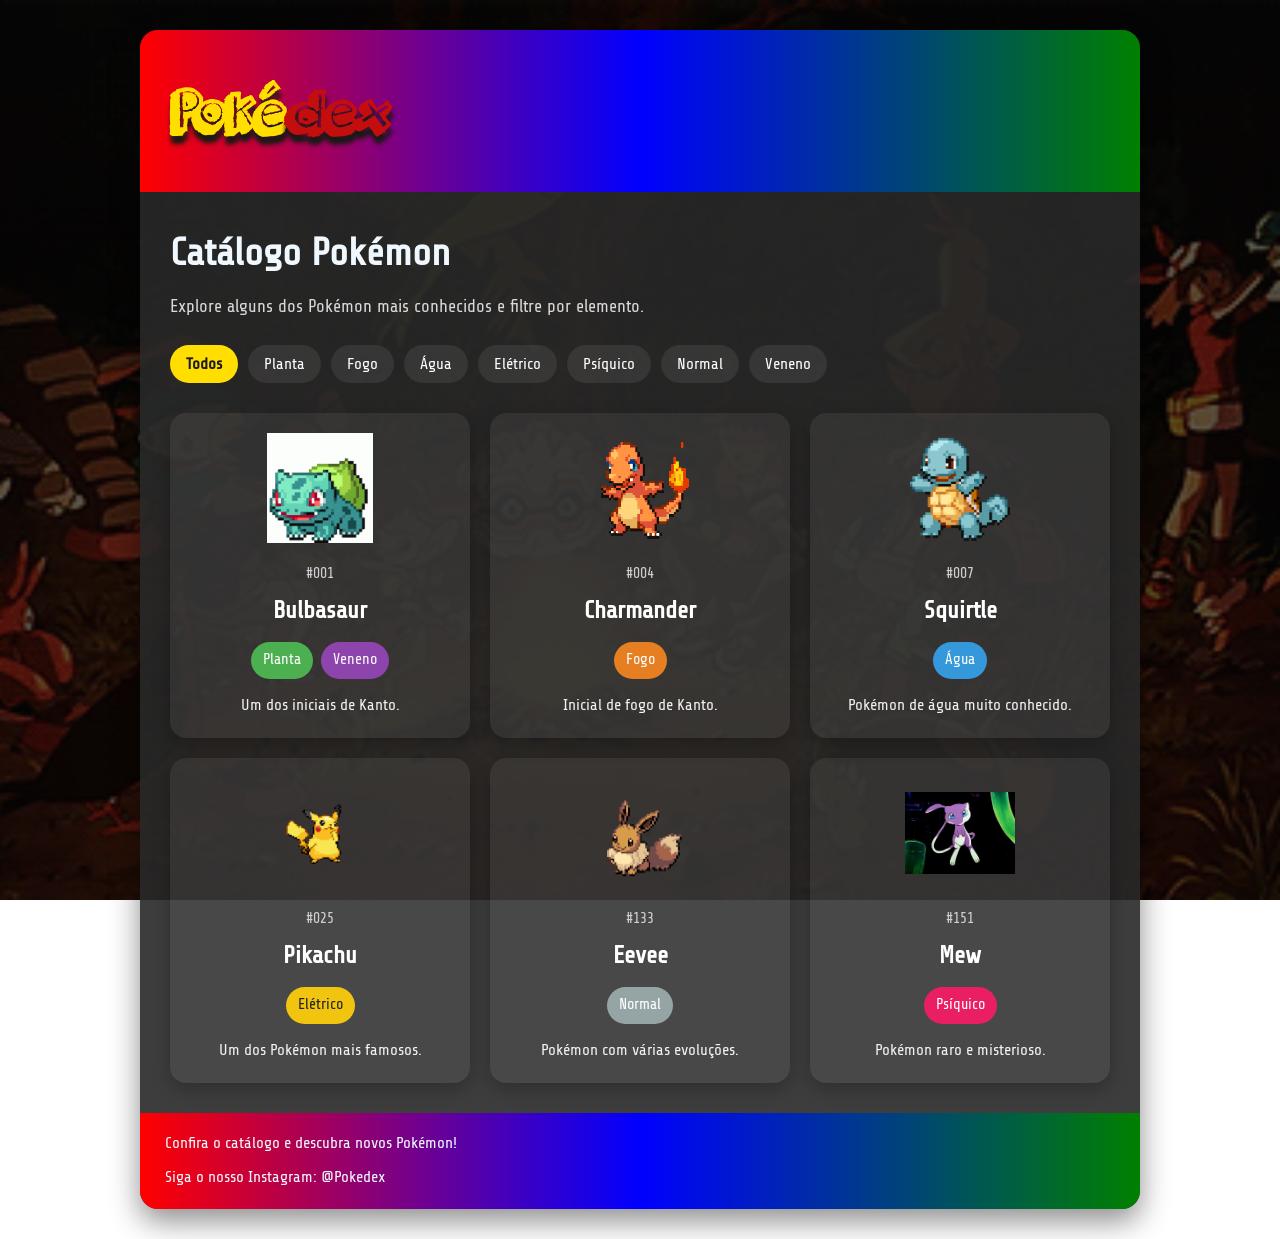
<file: Catalogo.html>
<!DOCTYPE html>
<html lang="pt-BR">

<head>
    <meta charset="UTF-8">
    <meta name="viewport" content="width=device-width, initial-scale=1.0">
    <title>Pokedex - Catálogo</title>
    <link rel="stylesheet" href="css/catalogo.css">
</head>

<body>
    <div class="container">
        <header>
            <h1 class="titulo-principal">
                <span class="amarelo">Poké</span><span class="vermelho">dex</span>
            </h1>
        </header>

        <section>
            <article>
                <h1 class="info">Catálogo Pokémon</h1>
                <p class="subinfo">
                    Explore alguns dos Pokémon mais conhecidos e filtre por elemento.
                </p>

                <div class="filtros">
                    <button class="filtro ativo" data-filtro="todos">Todos</button>
                    <button class="filtro" data-filtro="planta">Planta</button>
                    <button class="filtro" data-filtro="fogo">Fogo</button>
                    <button class="filtro" data-filtro="agua">Água</button>
                    <button class="filtro" data-filtro="eletrico">Elétrico</button>
                    <button class="filtro" data-filtro="psiquico">Psíquico</button>
                    <button class="filtro" data-filtro="normal">Normal</button>
                    <button class="filtro" data-filtro="veneno">Veneno</button>
                </div>

                <div class="catalogo">
                    <div class="card-pokemon" data-tipo="planta veneno">
                        <img src="/img/bulbasaur.gif" alt="Bulbasaur" class="img-pokemon">
                        <p class="numero">#001</p>
                        <h2>Bulbasaur</h2>
                        <div class="tipos">
                            <span class="tipo planta">Planta</span>
                            <span class="tipo veneno">Veneno</span>
                        </div>
                        <p class="descricao">Um dos iniciais de Kanto.</p>
                    </div>

                    <div class="card-pokemon" data-tipo="fogo">
                        <img src="/img/charmander.gif" alt="Charmander" class="img-pokemon">
                        <p class="numero">#004</p>
                        <h2>Charmander</h2>
                        <div class="tipos">
                            <span class="tipo fogo">Fogo</span>
                        </div>
                        <p class="descricao">Inicial de fogo de Kanto.</p>
                    </div>

                    <div class="card-pokemon" data-tipo="agua">
                        <img src="/img/squirtle.gif" alt="Squirtle" class="img-pokemon">
                        <p class="numero">#007</p>
                        <h2>Squirtle</h2>
                        <div class="tipos">
                            <span class="tipo agua">Água</span>
                        </div>
                        <p class="descricao">Pokémon de água muito conhecido.</p>
                    </div>

                    <div class="card-pokemon" data-tipo="eletrico">
                        <img src="/img/pikachu.gif" alt="Pikachu" class="img-pokemon">
                        <p class="numero">#025</p>
                        <h2>Pikachu</h2>
                        <div class="tipos">
                            <span class="tipo eletrico">Elétrico</span>
                        </div>
                        <p class="descricao">Um dos Pokémon mais famosos.</p>
                    </div>

                    <div class="card-pokemon" data-tipo="normal">
                        <img src="/img/eevee.gif" alt="Eevee" class="img-pokemon">
                        <p class="numero">#133</p>
                        <h2>Eevee</h2>
                        <div class="tipos">
                            <span class="tipo normal">Normal</span>
                        </div>
                        <p class="descricao">Pokémon com várias evoluções.</p>
                    </div>

                    <div class="card-pokemon" data-tipo="psiquico">
                        <img src="/img/mew.gif" alt="Mew" class="img-pokemon">
                        <p class="numero">#151</p>
                        <h2>Mew</h2>
                        <div class="tipos">
                            <span class="tipo psiquico">Psíquico</span>
                        </div>
                        <p class="descricao">Pokémon raro e misterioso.</p>
                    </div>
                </div>
            </article>
        </section>

        <footer>
            <p>Confira o catálogo e descubra novos Pokémon!</p>
            <p>Siga o nosso Instagram: @Pokedex</p>
        </footer>
    </div>

    <script src="js/catalogo.js"></script>
</body>

</html>
</file>
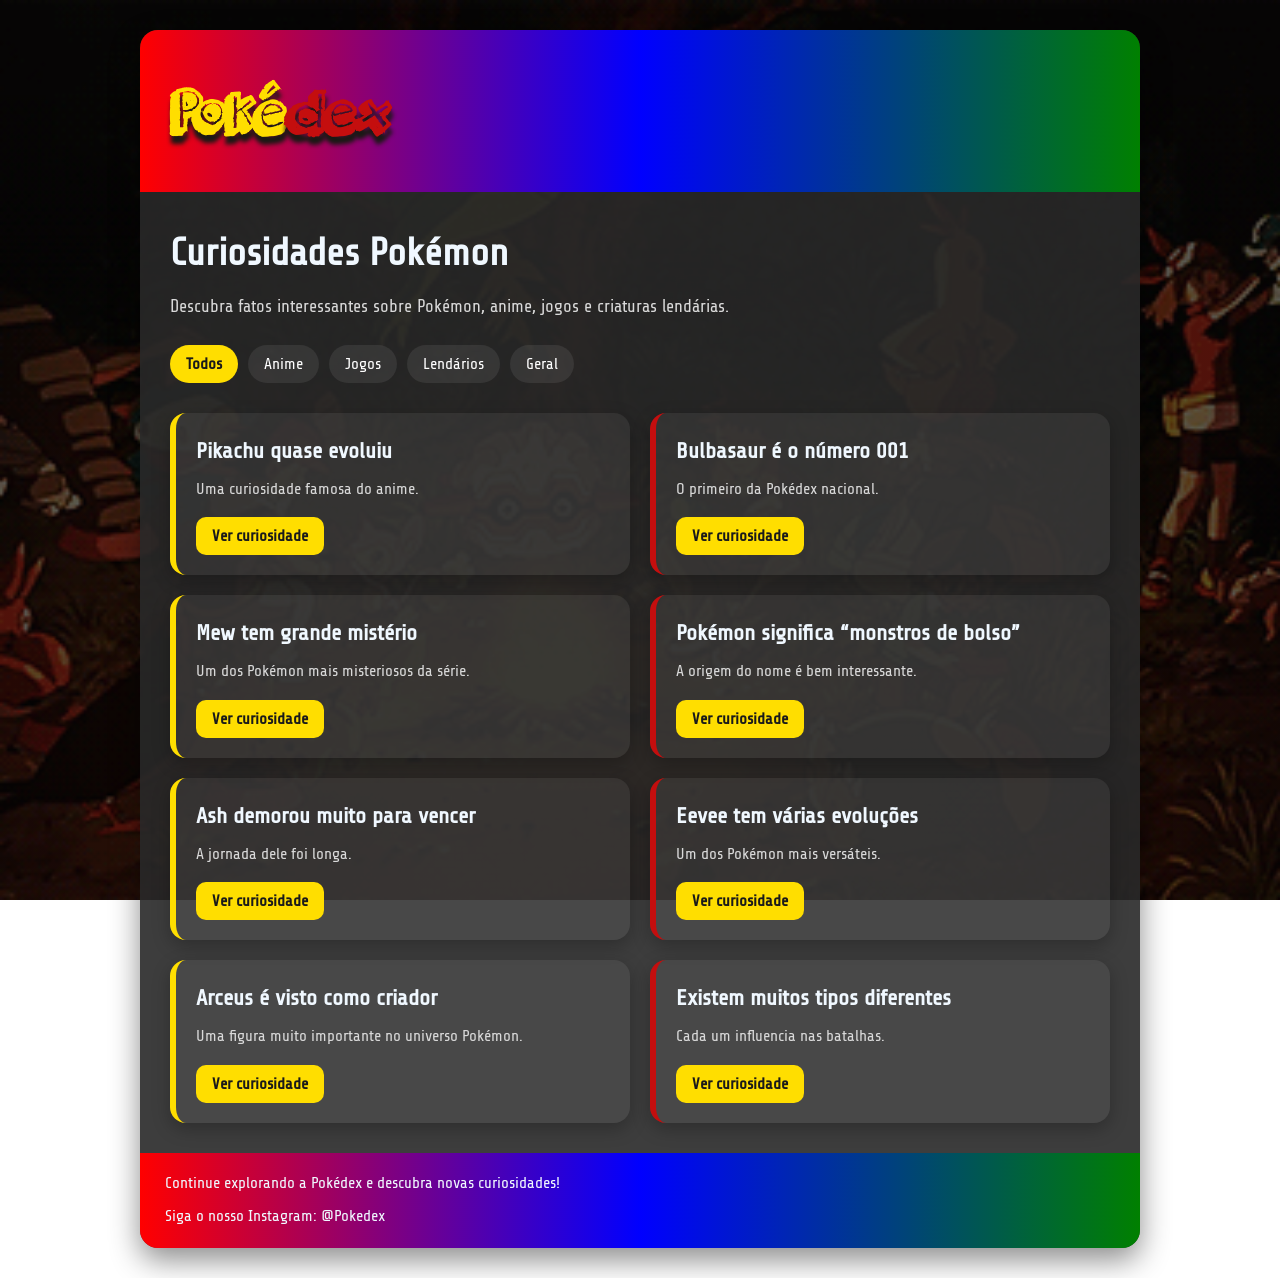
<file: Curiosidade.html>
<!DOCTYPE html>
<html lang="pt-BR">

<head>
    <meta charset="UTF-8">
    <meta name="viewport" content="width=device-width, initial-scale=1.0">
    <title>Pokedex - Curiosidades</title>
    <link rel="stylesheet" href="css/curiosidade.css">
</head>

<body>
    <div class="container">
        <header>
            <h1 class="titulo-principal">
                <span class="amarelo">Poké</span><span class="vermelho">dex</span>
            </h1>
        </header>

        <section>
            <article>
                <h1 class="info">Curiosidades Pokémon</h1>
                <p class="subinfo">
                    Descubra fatos interessantes sobre Pokémon, anime, jogos e criaturas lendárias.
                </p>

                <div class="filtros">
                    <button class="filtro ativo" data-filtro="todos">Todos</button>
                    <button class="filtro" data-filtro="anime">Anime</button>
                    <button class="filtro" data-filtro="jogos">Jogos</button>
                    <button class="filtro" data-filtro="lendarios">Lendários</button>
                    <button class="filtro" data-filtro="geral">Geral</button>
                </div>

                <div class="curiosidades">
                    <div class="card-curiosidade" data-categoria="anime">
                        <h2>Pikachu quase evoluiu</h2>
                        <p class="resumo">Uma curiosidade famosa do anime.</p>
                        <div class="conteudo-curioso">
                            <p>
                                Em um episódio do anime, Pikachu quase evoluiu para Raichu, mas decidiu continuar do jeito que era.
                                Isso ajudou a tornar o personagem ainda mais marcante para os fãs.
                            </p>
                        </div>
                        <button class="btn-curiosidade">Ver curiosidade</button>
                    </div>

                    <div class="card-curiosidade" data-categoria="jogos">
                        <h2>Bulbasaur é o número 001</h2>
                        <p class="resumo">O primeiro da Pokédex nacional.</p>
                        <div class="conteudo-curioso">
                            <p>
                                Bulbasaur ocupa a primeira posição na Pokédex Nacional, sendo oficialmente o Pokémon #001.
                                Por isso, ele é muito lembrado como o início simbólico da franquia.
                            </p>
                        </div>
                        <button class="btn-curiosidade">Ver curiosidade</button>
                    </div>

                    <div class="card-curiosidade" data-categoria="lendarios">
                        <h2>Mew tem grande mistério</h2>
                        <p class="resumo">Um dos Pokémon mais misteriosos da série.</p>
                        <div class="conteudo-curioso">
                            <p>
                                Mew é considerado extremamente raro e especial. Durante muito tempo, ele foi cercado por rumores,
                                segredos e eventos especiais nos jogos.
                            </p>
                        </div>
                        <button class="btn-curiosidade">Ver curiosidade</button>
                    </div>

                    <div class="card-curiosidade" data-categoria="geral">
                        <h2>Pokémon significa “monstros de bolso”</h2>
                        <p class="resumo">A origem do nome é bem interessante.</p>
                        <div class="conteudo-curioso">
                            <p>
                                O nome Pokémon vem de “Pocket Monsters”, que em português significa “Monstros de Bolso”.
                                Esse foi o nome original da franquia no Japão.
                            </p>
                        </div>
                        <button class="btn-curiosidade">Ver curiosidade</button>
                    </div>

                    <div class="card-curiosidade" data-categoria="anime">
                        <h2>Ash demorou muito para vencer</h2>
                        <p class="resumo">A jornada dele foi longa.</p>
                        <div class="conteudo-curioso">
                            <p>
                                Ash passou por várias regiões, participou de muitas ligas e demorou bastante tempo até conseguir
                                uma grande conquista importante no anime.
                            </p>
                        </div>
                        <button class="btn-curiosidade">Ver curiosidade</button>
                    </div>

                    <div class="card-curiosidade" data-categoria="jogos">
                        <h2>Eevee tem várias evoluções</h2>
                        <p class="resumo">Um dos Pokémon mais versáteis.</p>
                        <div class="conteudo-curioso">
                            <p>
                                Eevee é conhecido por ter várias formas evoluídas, como Vaporeon, Jolteon, Flareon, Espeon,
                                Umbreon, Leafeon, Glaceon e Sylveon.
                            </p>
                        </div>
                        <button class="btn-curiosidade">Ver curiosidade</button>
                    </div>

                    <div class="card-curiosidade" data-categoria="lendarios">
                        <h2>Arceus é visto como criador</h2>
                        <p class="resumo">Uma figura muito importante no universo Pokémon.</p>
                        <div class="conteudo-curioso">
                            <p>
                                Em muitas histórias da franquia, Arceus é tratado como um Pokémon criador, ligado à origem
                                do universo Pokémon.
                            </p>
                        </div>
                        <button class="btn-curiosidade">Ver curiosidade</button>
                    </div>

                    <div class="card-curiosidade" data-categoria="geral">
                        <h2>Existem muitos tipos diferentes</h2>
                        <p class="resumo">Cada um influencia nas batalhas.</p>
                        <div class="conteudo-curioso">
                            <p>
                                Os tipos Pokémon mudam completamente o jeito de batalhar. Saber as vantagens e fraquezas
                                de cada tipo é uma das partes mais importantes dos jogos.
                            </p>
                        </div>
                        <button class="btn-curiosidade">Ver curiosidade</button>
                    </div>
                </div>
            </article>
        </section>

        <footer>
            <p>Continue explorando a Pokédex e descubra novas curiosidades!</p>
            <p>Siga o nosso Instagram: @Pokedex</p>
        </footer>
    </div>

    <script src="./js/curiosidade.js"></script>
</body>

</html>
</file>
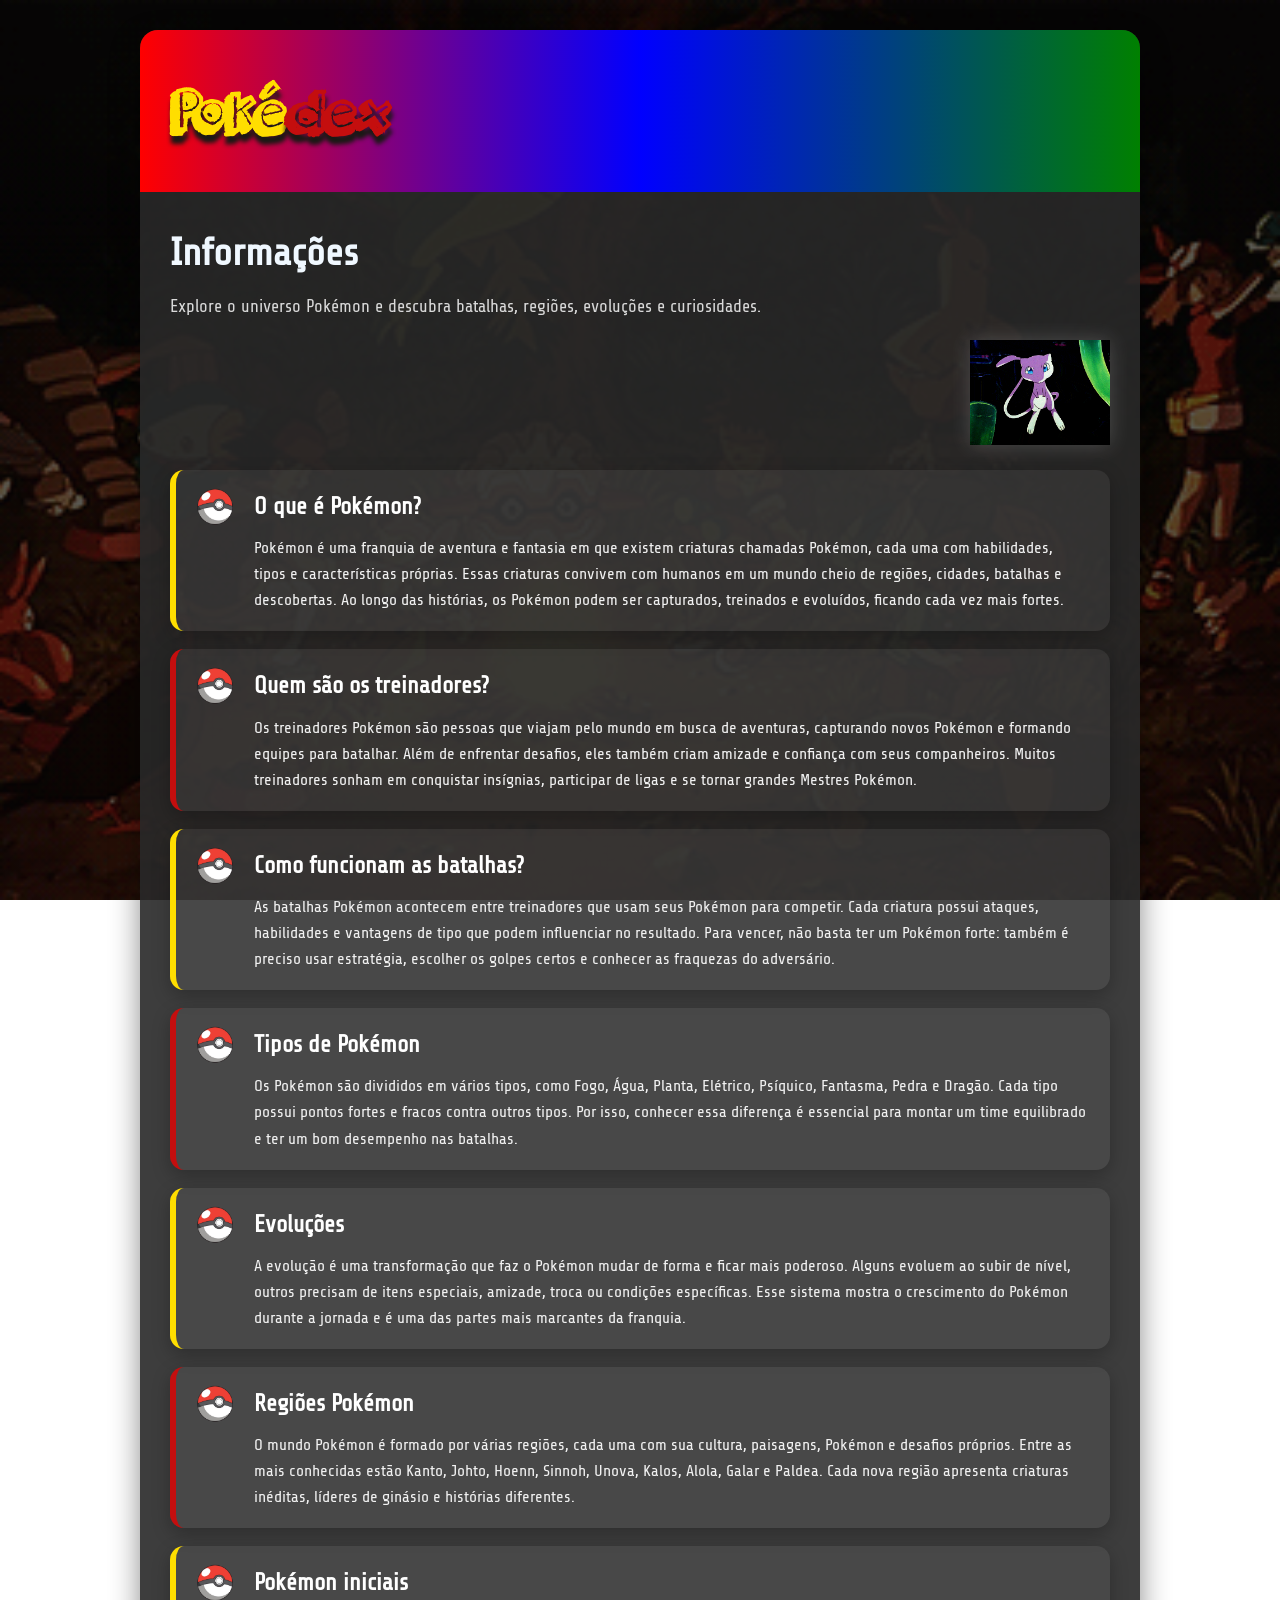
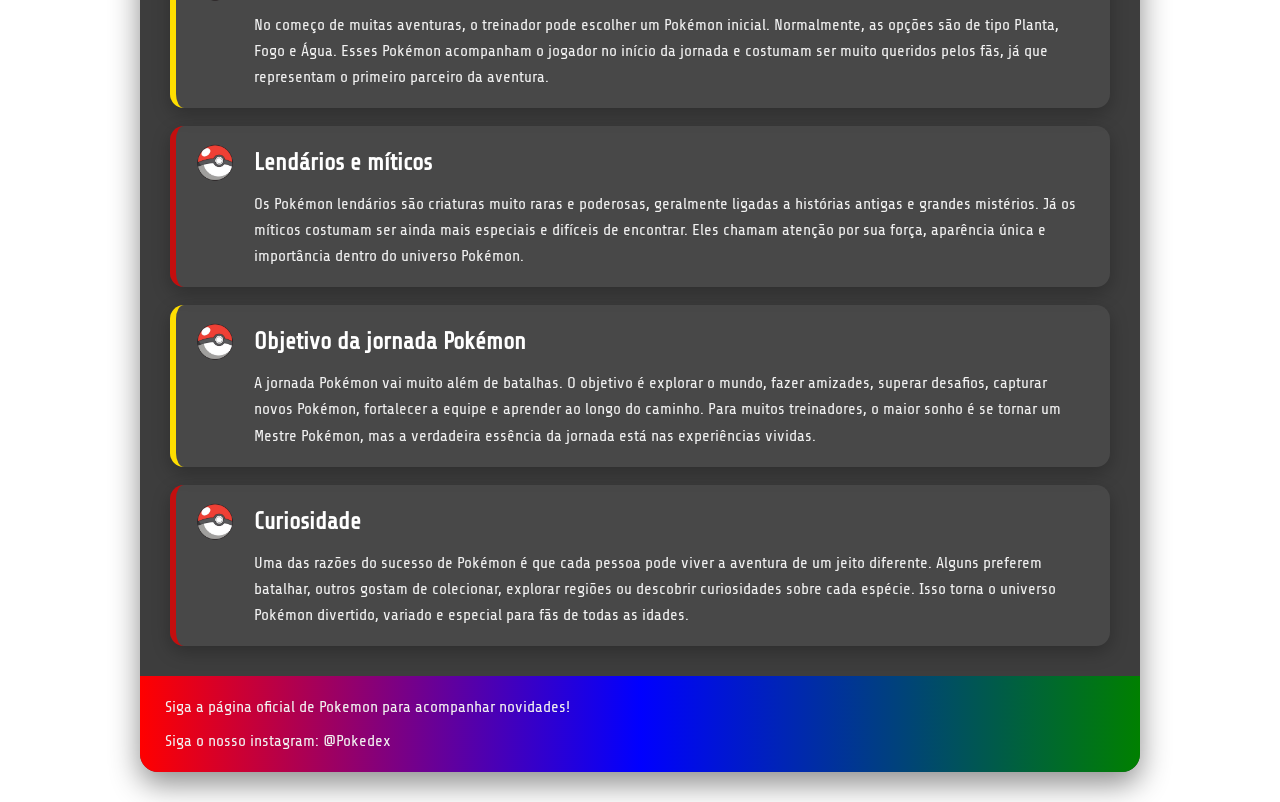
<file: Informacao.html>
<!DOCTYPE html>
<html lang="en">

<head>
    <meta charset="UTF-8">
    <meta name="viewport" content="width=device-width, initial-scale=1.0">
    <title>Pokedex - Informações</title>
    <link rel="stylesheet" href="css/informacao.css">
</head>

<body>
    <div class="container">
        <header>
            <h1 class="titulo-principal">
                <span class="amarelo">Poké</span><span class="vermelho">dex</span>
            </h1>
        </header>
        <section>
            <article>
                <h1 class="info">Informações</h1>
                <p class="subinfo">
                    Explore o universo Pokémon e descubra batalhas, regiões, evoluções e curiosidades.
                </p>
                <img src="/img/mew.gif" alt="Mew animado" class="mew-topo">

                <ul>
                    <li>
                        <h2>O que é Pokémon?</h2>
                        <p>Pokémon é uma franquia de aventura e fantasia em que existem criaturas chamadas Pokémon, cada
                            uma com habilidades, tipos e características próprias. Essas criaturas convivem com humanos
                            em um mundo cheio de regiões, cidades, batalhas e descobertas. Ao longo das histórias, os
                            Pokémon podem ser capturados, treinados e evoluídos, ficando cada vez mais fortes.</p>
                    </li>

                    <li>
                        <h2>Quem são os treinadores?</h2>
                        <p>Os treinadores Pokémon são pessoas que viajam pelo mundo em busca de aventuras, capturando
                            novos Pokémon e formando equipes para batalhar. Além de enfrentar desafios, eles também
                            criam amizade e confiança com seus companheiros. Muitos treinadores sonham em conquistar
                            insígnias, participar de ligas e se tornar grandes Mestres Pokémon.</p>
                    </li>

                    <li>
                        <h2>Como funcionam as batalhas?</h2>
                        <p>As batalhas Pokémon acontecem entre treinadores que usam seus Pokémon para competir. Cada
                            criatura possui ataques, habilidades e vantagens de tipo que podem influenciar no resultado.
                            Para vencer, não basta ter um Pokémon forte: também é preciso usar estratégia, escolher os
                            golpes certos e conhecer as fraquezas do adversário.</p>
                    </li>

                    <li>
                        <h2>Tipos de Pokémon</h2>
                        <p>Os Pokémon são divididos em vários tipos, como Fogo, Água, Planta, Elétrico, Psíquico,
                            Fantasma, Pedra e Dragão. Cada tipo possui pontos fortes e fracos contra outros tipos. Por
                            isso, conhecer essa diferença é essencial para montar um time equilibrado e ter um bom
                            desempenho nas batalhas.</p>
                    </li>

                    <li>
                        <h2>Evoluções</h2>
                        <p>A evolução é uma transformação que faz o Pokémon mudar de forma e ficar mais poderoso. Alguns
                            evoluem ao subir de nível, outros precisam de itens especiais, amizade, troca ou condições
                            específicas. Esse sistema mostra o crescimento do Pokémon durante a jornada e é uma das
                            partes mais marcantes da franquia.</p>
                    </li>

                    <li>
                        <h2>Regiões Pokémon</h2>
                        <p>O mundo Pokémon é formado por várias regiões, cada uma com sua cultura, paisagens, Pokémon e
                            desafios próprios. Entre as mais conhecidas estão Kanto, Johto, Hoenn, Sinnoh, Unova, Kalos,
                            Alola, Galar e Paldea. Cada nova região apresenta criaturas inéditas, líderes de ginásio e
                            histórias diferentes.</p>
                    </li>

                    <li>
                        <h2>Pokémon iniciais</h2>
                        <p>No começo de muitas aventuras, o treinador pode escolher um Pokémon inicial. Normalmente, as
                            opções são de tipo Planta, Fogo e Água. Esses Pokémon acompanham o jogador no início da
                            jornada e costumam ser muito queridos pelos fãs, já que representam o primeiro parceiro da
                            aventura.</p>
                    </li>

                    <li>
                        <h2>Lendários e míticos</h2>
                        <p>Os Pokémon lendários são criaturas muito raras e poderosas, geralmente ligadas a histórias
                            antigas e grandes mistérios. Já os míticos costumam ser ainda mais especiais e difíceis de
                            encontrar. Eles chamam atenção por sua força, aparência única e importância dentro do
                            universo Pokémon.</p>
                    </li>

                    <li>
                        <h2>Objetivo da jornada Pokémon</h2>
                        <p>A jornada Pokémon vai muito além de batalhas. O objetivo é explorar o mundo, fazer amizades,
                            superar desafios, capturar novos Pokémon, fortalecer a equipe e aprender ao longo do
                            caminho. Para muitos treinadores, o maior sonho é se tornar um Mestre Pokémon, mas a
                            verdadeira essência da jornada está nas experiências vividas.</p>
                    </li>

                    <li>
                        <h2>Curiosidade</h2>
                        <p>Uma das razões do sucesso de Pokémon é que cada pessoa pode viver a aventura de um jeito
                            diferente. Alguns preferem batalhar, outros gostam de colecionar, explorar regiões ou
                            descobrir curiosidades sobre cada espécie. Isso torna o universo Pokémon divertido, variado
                            e especial para fãs de todas as idades.</p>
                    </li>
                </ul>
            </article>
        </section>
        <footer>
            <p>Siga a página oficial de Pokemon para acompanhar novidades!</p>
            <p>Siga o nosso instagram: @Pokedex</p>
        </footer>
    </div>
</body>

</html>
</file>
<file: css/catalogo.css>
@import url('https://fonts.googleapis.com/css2?family=Share+Tech&display=swap');

@font-face {
    font-family: pokedex;
    src: url(/font/orange\ juice\ 20.ttf);
}

* {
    margin: 0;
    padding: 0;
    box-sizing: border-box;
}

body {
    font-family: "Share Tech", sans-serif;
    background-image:
        linear-gradient(rgba(0, 0, 0, 0.65), rgba(0, 0, 0, 0.65)),
        url(/img/imagem-fundo2.gif);
    background-repeat: no-repeat;
    background-size: cover;
    background-position: center;
    background-attachment: fixed;
    color: aliceblue;
    font-size: 1rem;
    line-height: 1.6;
    padding: 30px 15px;
}

.titulo-principal {
    padding: 30px;
    font-family: pokedex;
    font-size: 4em;
    text-shadow: 1px 8px 4px #1a1915;
}

.vermelho {
    color: rgb(196, 14, 14);
}

.amarelo {
    color: #FFDE00;
}

.container {
    max-width: 1000px;
    width: 100%;
    background-color: rgba(40, 40, 41, 0.9);
    margin: 0 auto;
    border-radius: 18px;
    overflow: hidden;
    box-shadow: 0 12px 30px rgba(0, 0, 0, 0.45);
}

header,
footer {
    background: linear-gradient(90deg, #ff0000, #0000ff, #008000);
}

section {
    padding: 30px;
}

.info {
    font-size: 2.4rem;
    margin-bottom: 8px;
}

.subinfo {
    font-size: 1.1rem;
    color: #d9d9d9;
    margin-bottom: 25px;
}

.filtros {
    display: flex;
    flex-wrap: wrap;
    gap: 10px;
    margin-bottom: 30px;
}

.filtro {
    padding: 10px 16px;
    border: none;
    border-radius: 999px;
    background: rgba(255, 255, 255, 0.08);
    color: white;
    font-family: inherit;
    font-size: 1rem;
    cursor: pointer;
    transition: 0.2s ease;
}

.filtro:hover {
    background: rgba(255, 255, 255, 0.16);
    transform: translateY(-2px);
}

.filtro.ativo {
    background: #FFDE00;
    color: #1a1a1a;
    font-weight: bold;
}

.catalogo {
    display: grid;
    grid-template-columns: repeat(3, 1fr);
    gap: 20px;
}

.card-pokemon {
    background: rgba(255, 255, 255, 0.06);
    border-radius: 16px;
    padding: 20px;
    text-align: center;
    box-shadow: 0 6px 18px rgba(0, 0, 0, 0.25);
    transition: 0.2s ease;
}

.card-pokemon:hover {
    transform: translateY(-5px);
    background: rgba(255, 255, 255, 0.1);
}

.card-pokemon.oculto {
    display: block;
}

.img-pokemon {
    width: 110px;
    height: 110px;
    object-fit: contain;
    margin-bottom: 10px;
}

.numero {
    color: #cfcfcf;
    font-size: 0.95rem;
    margin-bottom: 6px;
}

.card-pokemon h2 {
    font-size: 1.5rem;
    margin-bottom: 12px;
    color: #ffffff;
}

.tipos {
    display: flex;
    justify-content: center;
    flex-wrap: wrap;
    gap: 8px;
    margin-bottom: 14px;
}

.tipo {
    padding: 6px 12px;
    border-radius: 999px;
    font-size: 0.95rem;
    color: white;
}

.planta {
    background: #4caf50;
}

.veneno {
    background: #8e44ad;
}

.fogo {
    background: #e67e22;
}

.agua {
    background: #3498db;
}

.eletrico {
    background: #f1c40f;
    color: #222;
}

.normal {
    background: #95a5a6;
}

.psiquico {
    background: #e91e63;
}

.descricao {
    color: #f1f1f1;
    font-size: 1rem;
}

footer {
    padding: 18px 25px;
    font-size: 1rem;
}

footer p + p {
    margin-top: 8px;
}

@media (max-width: 900px) {
    .catalogo {
        grid-template-columns: repeat(2, 1fr);
    }
}

@media (max-width: 600px) {
    .titulo-principal {
        font-size: 2.8em;
        text-align: center;
    }

    .info {
        font-size: 2rem;
        text-align: center;
    }

    .subinfo {
        text-align: center;
    }

    .filtros {
        justify-content: center;
    }

    .catalogo {
        grid-template-columns: 1fr;
    }

    section {
        padding: 20px;
    }
}
</file>
<file: css/curiosidade.css>
@import url('https://fonts.googleapis.com/css2?family=Share+Tech&display=swap');

@font-face {
    font-family: pokedex;
    src: url(/font/orange\ juice\ 20.ttf);
}

* {
    margin: 0;
    padding: 0;
    box-sizing: border-box;
}

body {
    font-family: "Share Tech", sans-serif;
    background-image:
        linear-gradient(rgba(0, 0, 0, 0.65), rgba(0, 0, 0, 0.65)),
        url(/img/imagem-fundo2.gif);
    background-repeat: no-repeat;
    background-size: cover;
    background-position: center;
    background-attachment: fixed;
    color: aliceblue;
    font-size: 1rem;
    line-height: 1.6;
    padding: 30px 15px;
}

.titulo-principal {
    padding: 30px;
    font-family: pokedex;
    font-size: 4em;
    text-shadow: 1px 8px 4px #1a1915;
}

.vermelho {
    color: rgb(196, 14, 14);
}

.amarelo {
    color: #FFDE00;
}

.container {
    max-width: 1000px;
    width: 100%;
    background-color: rgba(40, 40, 41, 0.9);
    margin: 0 auto;
    border-radius: 18px;
    overflow: hidden;
    box-shadow: 0 12px 30px rgba(0, 0, 0, 0.45);
}

header,
footer {
    background: linear-gradient(90deg, #ff0000, #0000ff, #008000);
}

section {
    padding: 30px;
}

.info {
    font-size: 2.4rem;
    margin-bottom: 8px;
}

.subinfo {
    font-size: 1.1rem;
    color: #d9d9d9;
    margin-bottom: 25px;
}

.filtros {
    display: flex;
    flex-wrap: wrap;
    gap: 10px;
    margin-bottom: 30px;
}

.filtro {
    padding: 10px 16px;
    border: none;
    border-radius: 999px;
    background: rgba(255, 255, 255, 0.08);
    color: white;
    font-family: inherit;
    font-size: 1rem;
    cursor: pointer;
    transition: 0.2s ease;
}

.filtro:hover {
    background: rgba(255, 255, 255, 0.16);
    transform: translateY(-2px);
}

.filtro.ativo {
    background: #FFDE00;
    color: #1a1a1a;
    font-weight: bold;
}

.curiosidades {
    display: grid;
    grid-template-columns: repeat(2, 1fr);
    gap: 20px;
}

.card-curiosidade {
    background: rgba(255, 255, 255, 0.06);
    border-left: 6px solid #FFDE00;
    border-radius: 16px;
    padding: 20px;
    box-shadow: 0 6px 18px rgba(0, 0, 0, 0.25);
    transition: 0.2s ease;
}

.card-curiosidade:hover {
    transform: translateY(-4px);
    background: rgba(255, 255, 255, 0.1);
}

.card-curiosidade:nth-child(even) {
    border-left-color: rgb(196, 14, 14);
}

.card-curiosidade h2 {
    font-size: 1.4rem;
    margin-bottom: 8px;
}

.resumo {
    color: #d9d9d9;
    margin-bottom: 15px;
}

.conteudo-curioso {
    display: none;
    margin-bottom: 15px;
    color: #f1f1f1;
}

.card-curiosidade.aberto .conteudo-curioso {
    display: block;
}

.btn-curiosidade {
    padding: 10px 16px;
    border: none;
    border-radius: 10px;
    background: #FFDE00;
    color: #1a1a1a;
    font-family: inherit;
    font-size: 1rem;
    font-weight: bold;
    cursor: pointer;
    transition: 0.2s ease;
}

.btn-curiosidade:hover {
    transform: scale(1.03);
}

.card-curiosidade.oculto {
    display: none;
}

footer {
    padding: 18px 25px;
    font-size: 1rem;
}

footer p + p {
    margin-top: 8px;
}

@media (max-width: 700px) {
    .titulo-principal {
        font-size: 2.8em;
        text-align: center;
    }

    .info {
        font-size: 2rem;
        text-align: center;
    }

    .subinfo {
        text-align: center;
    }

    .filtros {
        justify-content: center;
    }

    .curiosidades {
        grid-template-columns: 1fr;
    }

    section {
        padding: 20px;
    }
}
</file>
<file: css/informacao.css>
@import url('https://fonts.googleapis.com/css2?family=Share+Tech&display=swap');

@font-face {
    font-family: pokedex;
    src: url(/font/orange\ juice\ 20.ttf);
}

* {
    margin: 0;
    padding: 0;
    box-sizing: border-box;
}

body {
    font-family: "Share Tech", sans-serif;
    background-image:
        linear-gradient(rgba(0, 0, 0, 0.65), rgba(0, 0, 0, 0.65)),
        url(/img/imagem-fundo2.gif);
    background-repeat: no-repeat;
    background-size: cover;
    background-position: center;
    background-attachment: fixed;
    color: aliceblue;
    font-size: 1rem;
    line-height: 1.6;
    padding: 30px 15px;
}

.titulo-principal {
    padding: 30px;
    font-family: pokedex;
    font-size: 4em;
    text-shadow: 1px 8px 4px #1a1915;
}

.vermelho {
    color: rgb(196, 14, 14);
}

.amarelo {
    color: #FFDE00;
}

.container {
    max-width: 1000px;
    width: 100%;
    background-color: rgba(40, 40, 41, 0.9);
    margin: 0 auto;
    border-radius: 18px;
    overflow: hidden;
    box-shadow: 0 12px 30px rgba(0, 0, 0, 0.45);
}

header,
footer {
    background: linear-gradient(90deg, #ff0000, #0000ff, #008000);
}

section {
    padding: 30px;
}

.info {
    font-size: 2.4rem;
    margin-bottom: 8px;
}

.subinfo {
    font-size: 1.1rem;
    color: #d9d9d9;
    max-width: 700px;
    margin-bottom: 20px;
}

.mew-topo {
    display: block;
    width: 140px;
    max-width: 100%;
    margin: 0 0 25px auto;
    object-fit: contain;
    filter: drop-shadow(0 0 10px rgba(255, 255, 255, 0.18));
}

ul {
    list-style: none;
    display: grid;
    gap: 18px;
}

ul li {
    position: relative;
    background: rgba(255, 255, 255, 0.06);
    border-left: 6px solid #FFDE00;
    border-radius: 14px;
    padding: 18px 22px 18px 78px;
    box-shadow: 0 6px 18px rgba(0, 0, 0, 0.25);
    transition: transform 0.2s ease, background 0.2s ease;
}

ul li:hover {
    transform: translateY(-4px);
    background: rgba(255, 255, 255, 0.1);
}

ul li:nth-child(even) {
    border-left-color: rgb(196, 14, 14);
}

ul li::before {
    content: "";
    position: absolute;
    top: 18px;
    left: 20px;
    width: 38px;
    height: 38px;
    background-image: url(/img/pokebola.png);
    background-size: contain;
    background-repeat: no-repeat;
    background-position: center;
}

h2 {
    font-size: 1.45rem;
    margin-bottom: 10px;
    color: #ffffff;
}

p {
    font-size: 1.02rem;
    color: #f1f1f1;
}

footer {
    padding: 18px 25px;
    font-size: 1rem;
}

footer p + p {
    margin-top: 8px;
}

@media (max-width: 768px) {
    .titulo-principal {
        font-size: 2.8em;
        text-align: center;
    }

    .info {
        font-size: 2rem;
        text-align: center;
    }

    .subinfo {
        text-align: center;
        margin-left: auto;
        margin-right: auto;
    }

    .mew-topo {
        margin: 0 auto 25px auto;
        width: 120px;
    }

    section {
        padding: 20px;
    }

    ul li {
        padding: 70px 18px 18px 18px;
    }

    ul li::before {
        top: 16px;
        left: 50%;
        transform: translateX(-50%);
    }
}
</file>
